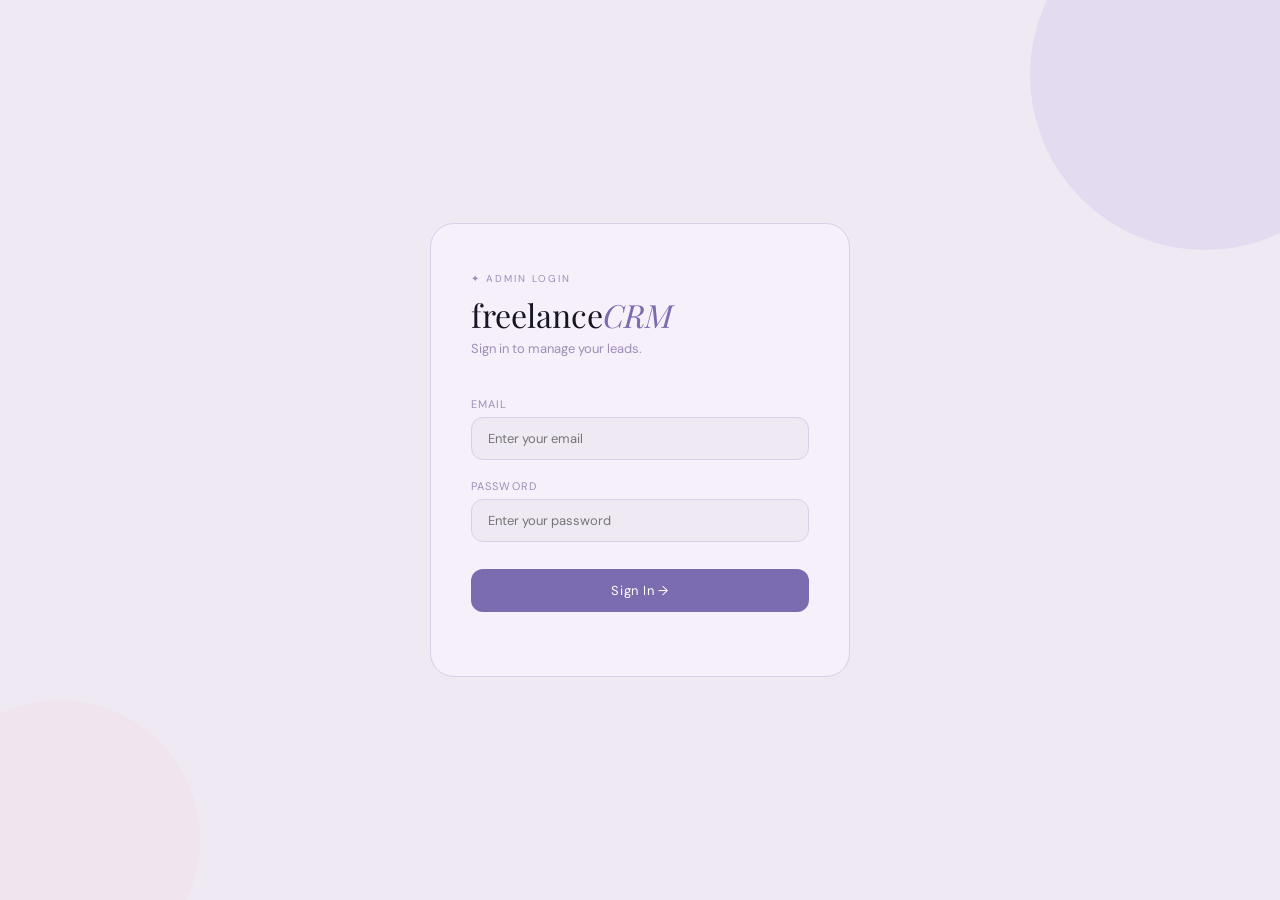
<file: frontend/index.html>
<!DOCTYPE html>
<html lang="en">
<head>
  <meta charset="UTF-8" />
  <meta name="viewport" content="width=device-width, initial-scale=1.0"/>
  <title>FreelanceCRM – Login</title>
  <link rel="stylesheet" href="css/style.css" />
</head>
<body>

  <div class="login-wrapper">
    <div class="login-blob1"></div>
    <div class="login-blob2"></div>

    <div class="login-card">
      <div class="login-tag">✦ admin login</div>
      <div class="login-title">freelance<em>CRM</em></div>
      <p class="login-sub">Sign in to manage your leads.</p>

      <div class="form-group">
        <label class="form-label">Email</label>
        <input class="form-input" type="email" id="email" placeholder="Enter your email" autocomplete="off"/>
      </div>

      <div class="form-group">
        <label class="form-label">Password</label>
        <input class="form-input" type="password" id="password" placeholder="Enter your password" autocomplete="off"/>
      </div>

      <button class="login-btn" onclick="login()">Sign In →</button>
      <p class="error-msg" id="error-msg"></p>
    </div>
  </div>

  <script src="js/auth.js"></script>
</body>
</html>
</file>
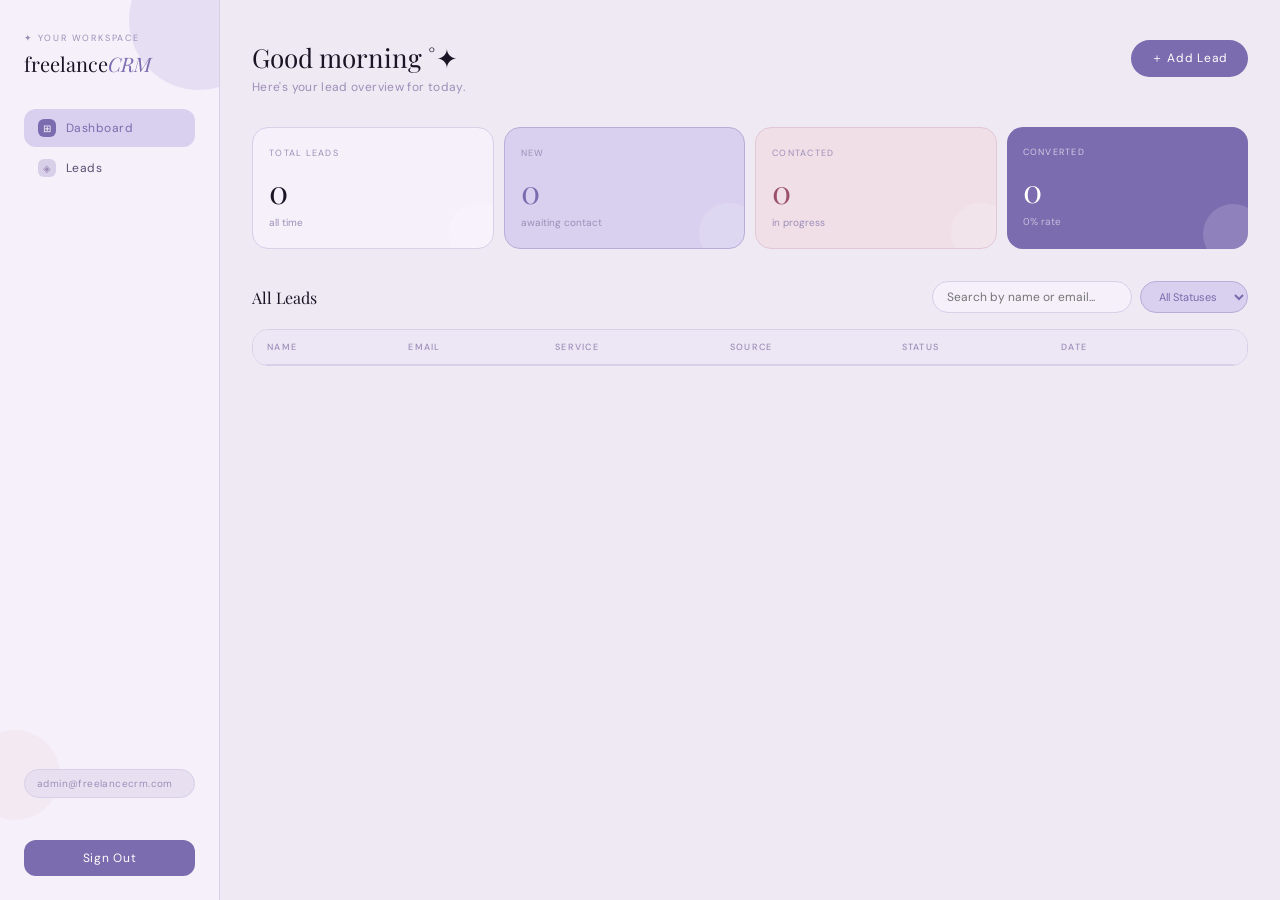
<file: frontend/dashboard.html>
<!DOCTYPE html>
<html lang="en">
<head>
  <meta charset="UTF-8" />
  <meta name="viewport" content="width=device-width, initial-scale=1.0"/>
  <title>FreelanceCRM – Dashboard</title>
  <link rel="stylesheet" href="css/style.css" />
</head>
<body>

  <div class="layout">

    <!-- Sidebar -->
    <div class="sidebar">
      <div class="sb-blob1"></div>
      <div class="sb-blob2"></div>
      <div class="sb-top">
        <div class="logo-tag">✦ your workspace</div>
        <div class="logo">freelance<em>CRM</em></div>
        <nav class="nav">
          <a href="dashboard.html" class="nav-item active">
            <div class="nav-icon">⊞</div>Dashboard
          </a>
          <a href="#leads" class="nav-item">
            <div class="nav-icon">◈</div>Leads
          </a>
        </nav>
      </div>
      <div class="sb-foot">
        <div class="admin-chip">admin@freelancecrm.com</div>
        <br/><br/>
        <button class="btn-primary" onclick="logout()" style="width:100%;border-radius:12px;">Sign Out</button>
      </div>
    </div>

    <!-- Main -->
    <div class="main">

      <!-- Topbar -->
      <div class="topbar">
        <div class="greeting">
          Good morning ˚✦
          <small>Here's your lead overview for today.</small>
        </div>
        <button class="btn-primary" onclick="toggleAddForm()">＋ Add Lead</button>
      </div>

      <!-- Analytics -->
      <div class="stats">
        <div class="stat s1">
          <div class="stat-blob"></div>
          <div class="stat-lbl">Total Leads</div>
          <div class="stat-val" id="total">0</div>
          <div class="stat-sub">all time</div>
        </div>
        <div class="stat s2">
          <div class="stat-blob"></div>
          <div class="stat-lbl">New</div>
          <div class="stat-val" id="newLeads">0</div>
          <div class="stat-sub">awaiting contact</div>
        </div>
        <div class="stat s3">
          <div class="stat-blob"></div>
          <div class="stat-lbl">Contacted</div>
          <div class="stat-val" id="contacted">0</div>
          <div class="stat-sub">in progress</div>
        </div>
        <div class="stat s4">
          <div class="stat-blob"></div>
          <div class="stat-lbl">Converted</div>
          <div class="stat-val" id="converted">0</div>
          <div class="stat-sub" id="conversionRate">0% rate</div>
        </div>
      </div>

      <!-- Add Lead Form (hidden by default) -->
      <div class="form-card" id="addForm" style="display:none;" autocomplete="off">
        <div class="section-title" style="margin-bottom:1rem;">New Lead</div>
        <div class="form-grid">
          <div class="form-group">
            <label class="form-label">Name</label>
            <input class="form-input" type="text" id="newName" placeholder="Jane Smith" autocomplete="off" />
          </div>
          <div class="form-group">
            <label class="form-label">Email</label>
            <input class="form-input" type="email" id="newEmail" placeholder="jane@example.com" autocomplete="off" />
          </div>
          <div class="form-group">
            <label class="form-label">Phone</label>
            <input class="form-input" type="text" id="newPhone" placeholder="+1 234 567 890" autocomplete="off" />
          </div>
          <div class="form-group">
            <label class="form-label">Service</label>
            <input class="form-input" type="text" id="newService" placeholder="Website Design" autocomplete="off" />
          </div>
          <div class="form-group">
            <label class="form-label">Source</label>
            <input class="form-input" type="text" id="newSource" placeholder="Contact Form" autocomplete="off" />
          </div>
        </div>
        <button class="btn-primary" onclick="addLead()">Add Lead →</button>
      </div>

      <!-- Leads Table -->
      <div id="leads">
        <div class="section-head">
          <div class="section-title">All Leads</div>
          <div class="controls">
            <input class="search-input" type="text" id="search" placeholder="Search by name or email..." oninput="fetchLeads()" autocomplete="off" />
            <select class="filter-select" id="statusFilter" onchange="fetchLeads()">
              <option value="">All Statuses</option>
              <option value="new">New</option>
              <option value="contacted">Contacted</option>
              <option value="converted">Converted</option>
            </select>
          </div>
        </div>

        <div class="table-wrap">
          <table>
            <thead>
              <tr>
                <th>Name</th>
                <th>Email</th>
                <th>Service</th>
                <th>Source</th>
                <th>Status</th>
                <th>Date</th>
                <th></th>
              </tr>
            </thead>
            <tbody id="leadsBody"></tbody>
          </table>
        </div>
      </div>

    </div>
  </div>

  <script src="js/dashboard.js"></script>
</body>
</html>
</file>
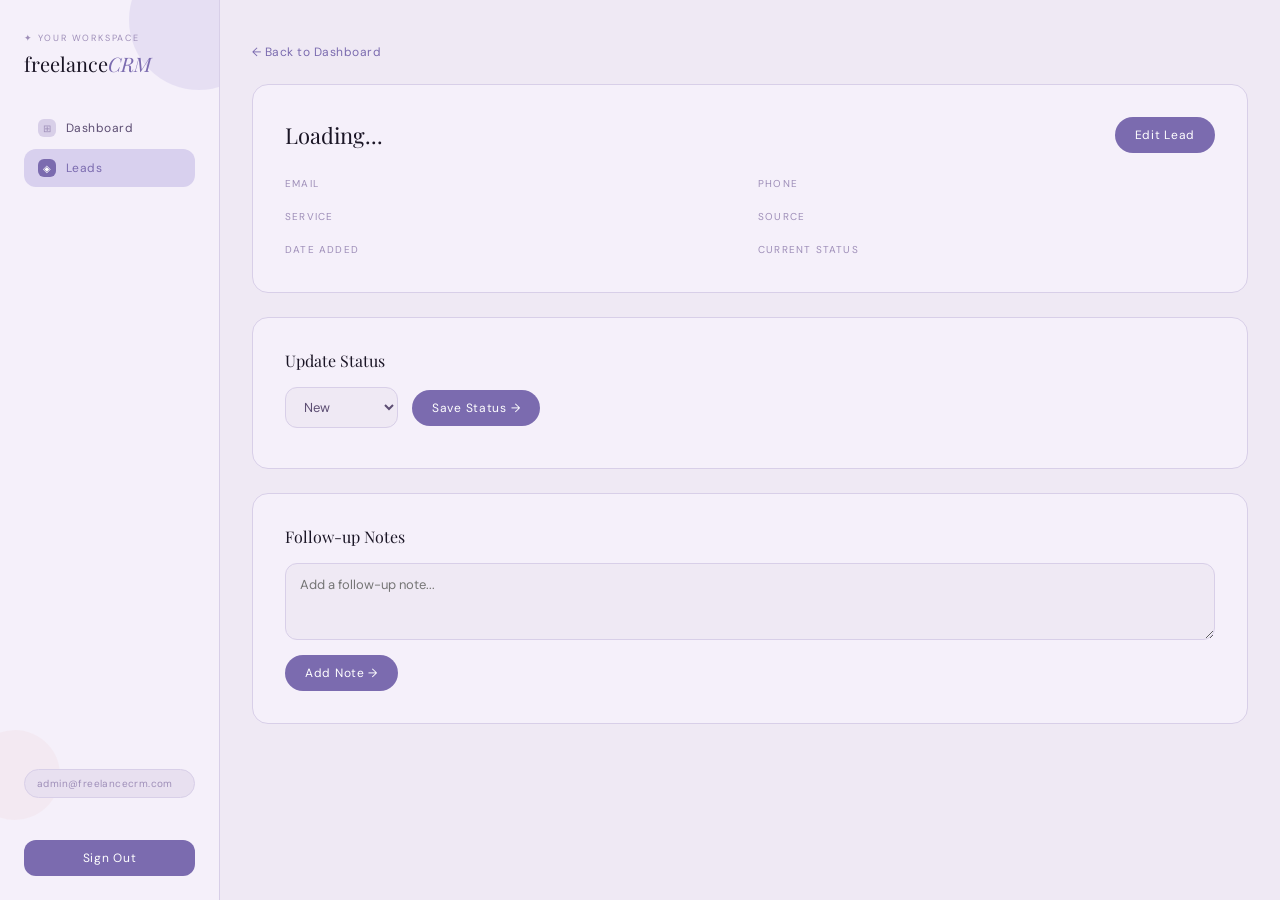
<file: frontend/lead-detail.html>
<!DOCTYPE html>
<html lang="en">
<head>
  <meta charset="UTF-8" />
  <meta name="viewport" content="width=device-width, initial-scale=1.0"/>
  <title>FreelanceCRM – Lead Detail</title>
  <link rel="stylesheet" href="css/style.css" />
</head>
<body>

  <div class="layout">

    <!-- Sidebar -->
    <div class="sidebar">
      <div class="sb-blob1"></div>
      <div class="sb-blob2"></div>
      <div class="sb-top">
        <div class="logo-tag">✦ your workspace</div>
        <div class="logo">freelance<em>CRM</em></div>
        <nav class="nav">
          <a href="dashboard.html" class="nav-item">
            <div class="nav-icon">⊞</div>Dashboard
          </a>
          <a href="dashboard.html#leads" class="nav-item active">
            <div class="nav-icon">◈</div>Leads
          </a>
        </nav>
      </div>
      <div class="sb-foot">
        <div class="admin-chip">admin@freelancecrm.com</div>
        <br/><br/>
        <button class="btn-primary" onclick="logout()" style="width:100%;border-radius:12px;">Sign Out</button>
      </div>
    </div>

    <!-- Main -->
    <div class="main">

      <a href="dashboard.html" class="back-link">← Back to Dashboard</a>

      <!-- Lead Info -->
      <div class="detail-card">
        <div style="display:flex;justify-content:space-between;align-items:center;margin-bottom:1.5rem;">
          <div class="detail-title" style="margin-bottom:0;" id="leadName">Loading...</div>
          <button class="btn-primary" onclick="toggleEdit()" id="editBtn">Edit Lead</button>
        </div>

        <!-- View Mode -->
        <div id="viewMode" class="detail-grid">
          <div class="detail-field"><label>Email</label><p id="leadEmail"></p></div>
          <div class="detail-field"><label>Phone</label><p id="leadPhone"></p></div>
          <div class="detail-field"><label>Service</label><p id="leadService"></p></div>
          <div class="detail-field"><label>Source</label><p id="leadSource"></p></div>
          <div class="detail-field"><label>Date Added</label><p id="leadDate"></p></div>
          <div class="detail-field"><label>Current Status</label><p id="leadStatusBadge"></p></div>
        </div>

        <!-- Edit Mode -->
        <div id="editMode" style="display:none;">
          <div class="form-grid">
            <div class="form-group">
              <label class="form-label">Name</label>
              <input class="form-input" type="text" id="editName" />
            </div>
            <div class="form-group">
              <label class="form-label">Email</label>
              <input class="form-input" type="email" id="editEmail" />
            </div>
            <div class="form-group">
              <label class="form-label">Phone</label>
              <input class="form-input" type="text" id="editPhone" />
            </div>
            <div class="form-group">
              <label class="form-label">Service</label>
              <input class="form-input" type="text" id="editService" />
            </div>
            <div class="form-group">
              <label class="form-label">Source</label>
              <input class="form-input" type="text" id="editSource" />
            </div>
          </div>
          <div style="display:flex;gap:10px;margin-top:0.5rem;">
            <button class="btn-primary" onclick="saveEdit()">Save Changes →</button>
            <button onclick="toggleEdit()" style="background:var(--bg2);border:1px solid var(--border);border-radius:24px;padding:10px 20px;font-size:12px;cursor:pointer;color:var(--text2);font-family:'DM Sans',sans-serif;">Cancel</button>
          </div>
          <p class="success-msg" id="editMsg"></p>
        </div>
      </div>

      <!-- Update Status -->
      <div class="detail-card">
        <div class="detail-title" style="font-size:16px;margin-bottom:1rem;">Update Status</div>
        <select class="status-select" id="statusSelect">
          <option value="new">New</option>
          <option value="contacted">Contacted</option>
          <option value="converted">Converted</option>
        </select>
        <button class="btn-primary" onclick="updateStatus()">Save Status →</button>
        <p class="success-msg" id="statusMsg"></p>
      </div>

      <!-- Notes -->
      <div class="detail-card">
        <div class="detail-title" style="font-size:16px;margin-bottom:1rem;">Follow-up Notes</div>
        <div class="notes-list" id="notesList"></div>
        <textarea class="note-textarea" id="newNote" rows="3" placeholder="Add a follow-up note..."></textarea>
        <button class="btn-primary" onclick="addNote()">Add Note →</button>
      </div>

    </div>
  </div>

  <script src="js/lead-detail.js"></script>
</body>
</html>
</file>
<file: frontend/css/style.css>
@import url('https://fonts.googleapis.com/css2?family=Playfair+Display:ital,wght@0,400;0,500;1,400&family=DM+Sans:wght@300;400;500&display=swap');

* {
  box-sizing: border-box;
  margin: 0;
  padding: 0;
}

:root {
  --bg: #EFE9F4;
  --bg2: #E8E0F0;
  --card: #F5F0FA;
  --card2: #EDE6F5;
  --blush: #F0DFE7;
  --blush2: #E2C8D4;
  --lav: #D8D0EE;
  --lav2: #B8AED8;
  --lav3: #7B6BAF;
  --mauve: #C4A8C8;
  --text: #1A1525;
  --text2: #5C4D72;
  --text3: #9E8EB8;
  --border: #D8CFE8;
}

body {
  background: var(--bg);
  font-family: 'DM Sans', sans-serif;
  color: var(--text);
  min-height: 100vh;
}

/* ─── LOGIN PAGE ─── */
.login-wrapper {
  min-height: 100vh;
  display: flex;
  align-items: center;
  justify-content: center;
  background: var(--bg);
  position: relative;
  overflow: hidden;
}

.login-blob1 {
  position: absolute;
  top: -100px; right: -100px;
  width: 350px; height: 350px;
  border-radius: 50%;
  background: var(--lav);
  opacity: 0.5;
}

.login-blob2 {
  position: absolute;
  bottom: -80px; left: -80px;
  width: 280px; height: 280px;
  border-radius: 50%;
  background: var(--blush);
  opacity: 0.4;
}

.login-card {
  background: var(--card);
  border: 1px solid var(--border);
  border-radius: 24px;
  padding: 3rem 2.5rem;
  width: 100%;
  max-width: 420px;
  position: relative;
  z-index: 1;
}

.login-tag {
  font-size: 10px;
  letter-spacing: 0.2em;
  text-transform: uppercase;
  color: var(--text3);
  margin-bottom: 8px;
}

.login-title {
  font-family: 'Playfair Display', serif;
  font-size: 32px;
  color: var(--text);
  margin-bottom: 4px;
}

.login-title em {
  color: var(--lav3);
  font-style: italic;
}

.login-sub {
  font-size: 13px;
  color: var(--text3);
  margin-bottom: 2.5rem;
}

.form-group {
  margin-bottom: 1.2rem;
}

.form-label {
  display: block;
  font-size: 11px;
  letter-spacing: 0.1em;
  text-transform: uppercase;
  color: var(--text3);
  margin-bottom: 6px;
}

.form-input {
  width: 100%;
  background: var(--bg);
  border: 1px solid var(--border);
  border-radius: 12px;
  padding: 12px 16px;
  font-size: 13px;
  color: var(--text);
  font-family: 'DM Sans', sans-serif;
  outline: none;
  transition: border-color 0.2s;
}

.form-input:focus {
  border-color: var(--lav3);
}

.login-btn {
  width: 100%;
  background: var(--lav3);
  color: #fff;
  border: none;
  border-radius: 12px;
  padding: 13px;
  font-size: 13px;
  font-family: 'DM Sans', sans-serif;
  letter-spacing: 0.06em;
  cursor: pointer;
  margin-top: 0.5rem;
  transition: opacity 0.2s;
}

.login-btn:hover { opacity: 0.88; }

.error-msg {
  font-size: 12px;
  color: #9A5068;
  margin-top: 1rem;
  text-align: center;
}

/* ─── LAYOUT ─── */
.layout {
  display: flex;
  min-height: 100vh;
}

/* ─── SIDEBAR ─── */
.sidebar {
  width: 220px;
  flex-shrink: 0;
  background: var(--card);
  border-right: 1px solid var(--border);
  display: flex;
  flex-direction: column;
  position: relative;
  overflow: hidden;
}

.sb-blob1 {
  position: absolute;
  top: -50px; right: -50px;
  width: 140px; height: 140px;
  border-radius: 50%;
  background: var(--lav);
  opacity: 0.5;
}

.sb-blob2 {
  position: absolute;
  bottom: 80px; left: -30px;
  width: 90px; height: 90px;
  border-radius: 50%;
  background: var(--blush);
  opacity: 0.4;
}

.sb-top {
  padding: 2rem 1.5rem;
  position: relative;
  z-index: 1;
}

.logo-tag {
  font-size: 9px;
  letter-spacing: 0.2em;
  text-transform: uppercase;
  color: var(--text3);
  margin-bottom: 6px;
}

.logo {
  font-family: 'Playfair Display', serif;
  font-size: 20px;
  color: var(--text);
  margin-bottom: 2rem;
}

.logo em {
  color: var(--lav3);
  font-style: italic;
}

.nav {
  display: flex;
  flex-direction: column;
  gap: 2px;
}

.nav-item {
  padding: 10px 14px;
  border-radius: 12px;
  font-size: 12px;
  color: var(--text2);
  cursor: pointer;
  letter-spacing: 0.04em;
  display: flex;
  align-items: center;
  gap: 10px;
  text-decoration: none;
  transition: background 0.2s;
}

.nav-item:hover { background: var(--bg2); }
.nav-item.active { background: var(--lav); color: var(--lav3); }

.nav-icon {
  width: 18px; height: 18px;
  border-radius: 6px;
  display: flex; align-items: center; justify-content: center;
  font-size: 10px;
  background: var(--border);
  color: var(--text3);
}

.nav-item.active .nav-icon {
  background: var(--lav3);
  color: #fff;
}

.sb-foot {
  padding: 1.5rem;
  margin-top: auto;
  position: relative;
  z-index: 1;
}

.admin-chip {
  background: var(--bg2);
  border: 1px solid var(--border);
  border-radius: 20px;
  padding: 7px 12px;
  font-size: 10px;
  color: var(--text3);
  letter-spacing: 0.04em;
}

/* ─── MAIN CONTENT ─── */
.main {
  flex: 1;
  padding: 2.5rem 2rem;
  overflow-y: auto;
}

.topbar {
  display: flex;
  justify-content: space-between;
  align-items: flex-start;
  margin-bottom: 2rem;
}

.greeting {
  font-family: 'Playfair Display', serif;
  font-size: 26px;
  color: var(--text);
  font-weight: 400;
}

.greeting em { color: var(--lav3); font-style: italic; }

.greeting small {
  display: block;
  font-size: 12px;
  color: var(--text3);
  margin-top: 4px;
  font-family: 'DM Sans', sans-serif;
  letter-spacing: 0.03em;
}

.btn-primary {
  background: var(--lav3);
  color: #fff;
  border: none;
  border-radius: 24px;
  padding: 10px 20px;
  font-size: 12px;
  cursor: pointer;
  letter-spacing: 0.06em;
  font-family: 'DM Sans', sans-serif;
  transition: opacity 0.2s;
}

.btn-primary:hover { opacity: 0.88; }

/* ─── STATS ─── */
.stats {
  display: grid;
  grid-template-columns: repeat(4, 1fr);
  gap: 10px;
  margin-bottom: 2rem;
}

.stat {
  border-radius: 16px;
  padding: 1.2rem 1rem;
  position: relative;
  overflow: hidden;
}

.stat.s1 { background: var(--card); border: 1px solid var(--border); }
.stat.s2 { background: var(--lav); border: 1px solid var(--lav2); }
.stat.s3 { background: var(--blush); border: 1px solid var(--blush2); }
.stat.s4 { background: var(--lav3); border: none; }

.stat-blob {
  position: absolute;
  bottom: -15px; right: -15px;
  width: 60px; height: 60px;
  border-radius: 50%;
  background: rgba(255,255,255,0.15);
}

.stat-lbl {
  font-size: 9px;
  text-transform: uppercase;
  letter-spacing: 0.14em;
  color: var(--text3);
  font-family: 'DM Sans', sans-serif;
  margin-bottom: 10px;
}

.stat.s4 .stat-lbl { color: rgba(255,255,255,0.65); }

.stat-val {
  font-family: 'Playfair Display', serif;
  font-size: 32px;
  color: var(--text);
}

.stat.s2 .stat-val { color: var(--lav3); }
.stat.s3 .stat-val { color: #9A5068; }
.stat.s4 .stat-val { color: #fff; }

.stat-sub {
  font-size: 10px;
  color: var(--text3);
  margin-top: 4px;
}

.stat.s4 .stat-sub { color: rgba(255,255,255,0.55); }

/* ─── SECTION HEADER ─── */
.section-head {
  display: flex;
  justify-content: space-between;
  align-items: center;
  margin-bottom: 1rem;
}

.section-title {
  font-family: 'Playfair Display', serif;
  font-size: 16px;
  color: var(--text);
}

.controls { display: flex; gap: 8px; }

.search-input {
  background: var(--card);
  border: 1px solid var(--border);
  border-radius: 20px;
  padding: 7px 14px;
  font-size: 12px;
  color: var(--text2);
  width: 200px;
  font-family: 'DM Sans', sans-serif;
  outline: none;
}

.filter-select {
  background: var(--lav);
  border: 1px solid var(--lav2);
  border-radius: 20px;
  padding: 7px 14px;
  font-size: 11px;
  color: var(--lav3);
  font-family: 'DM Sans', sans-serif;
  cursor: pointer;
  outline: none;
}

/* ─── TABLE ─── */
.table-wrap {
  background: var(--card);
  border: 1px solid var(--border);
  border-radius: 16px;
  overflow: hidden;
  margin-bottom: 2rem;
}

table { width: 100%; border-collapse: collapse; }

thead { background: var(--card2); }

th {
  padding: 11px 14px;
  font-size: 9px;
  color: var(--text3);
  font-weight: 500;
  text-align: left;
  letter-spacing: 0.14em;
  text-transform: uppercase;
  font-family: 'DM Sans', sans-serif;
  border-bottom: 1px solid var(--border);
}

td {
  padding: 13px 14px;
  font-size: 12px;
  color: var(--text2);
  border-bottom: 1px solid var(--border);
  font-family: 'DM Sans', sans-serif;
}

tr:last-child td { border-bottom: none; }
tr:hover td { background: var(--bg2); }

.avatar {
  width: 32px; height: 32px;
  border-radius: 50%;
  display: inline-flex;
  align-items: center; justify-content: center;
  font-size: 10px; font-weight: 500;
  margin-right: 8px;
  vertical-align: middle;
  font-family: 'DM Sans', sans-serif;
}

.name-cell { display: flex; align-items: center; }

.badge {
  display: inline-block;
  padding: 4px 12px;
  border-radius: 20px;
  font-size: 10px;
  font-family: 'DM Sans', sans-serif;
  letter-spacing: 0.06em;
}

.badge.new { background: var(--lav); color: var(--lav3); }
.badge.contacted { background: var(--blush); color: #9A5068; }
.badge.converted { background: #DFF0DF; color: #4A7A4A; }

.view-link {
  font-size: 11px;
  color: var(--lav3);
  text-decoration: none;
  letter-spacing: 0.04em;
}

.view-link:hover { text-decoration: underline; }

/* ─── ADD LEAD FORM ─── */
.form-card {
  background: var(--card);
  border: 1px solid var(--border);
  border-radius: 16px;
  padding: 1.5rem;
  margin-bottom: 2rem;
}

.form-grid {
  display: grid;
  grid-template-columns: repeat(3, 1fr);
  gap: 12px;
  margin-bottom: 1rem;
}

/* ─── LEAD DETAIL ─── */
.back-link {
  display: inline-flex;
  align-items: center;
  gap: 6px;
  font-size: 12px;
  color: var(--lav3);
  text-decoration: none;
  letter-spacing: 0.04em;
  margin-bottom: 1.5rem;
}

.detail-card {
  background: var(--card);
  border: 1px solid var(--border);
  border-radius: 16px;
  padding: 2rem;
  margin-bottom: 1.5rem;
}

.detail-title {
  font-family: 'Playfair Display', serif;
  font-size: 22px;
  color: var(--text);
  margin-bottom: 1.5rem;
}

.detail-grid {
  display: grid;
  grid-template-columns: repeat(2, 1fr);
  gap: 1rem;
}

.detail-field label {
  display: block;
  font-size: 10px;
  letter-spacing: 0.12em;
  text-transform: uppercase;
  color: var(--text3);
  margin-bottom: 4px;
}

.detail-field p {
  font-size: 13px;
  color: var(--text2);
}

.status-select {
  background: var(--bg);
  border: 1px solid var(--border);
  border-radius: 12px;
  padding: 10px 14px;
  font-size: 13px;
  color: var(--text2);
  font-family: 'DM Sans', sans-serif;
  outline: none;
  margin-right: 10px;
}

.success-msg {
  font-size: 12px;
  color: #4A7A4A;
  margin-top: 8px;
}

.notes-list { margin-bottom: 1rem; }

.note-item {
  background: var(--bg2);
  border: 1px solid var(--border);
  border-radius: 12px;
  padding: 12px 14px;
  margin-bottom: 8px;
}

.note-text { font-size: 13px; color: var(--text2); margin-bottom: 4px; }
.note-date { font-size: 10px; color: var(--text3); letter-spacing: 0.04em; }

.note-textarea {
  width: 100%;
  background: var(--bg);
  border: 1px solid var(--border);
  border-radius: 12px;
  padding: 12px 14px;
  font-size: 13px;
  color: var(--text);
  font-family: 'DM Sans', sans-serif;
  outline: none;
  resize: vertical;
  margin-bottom: 10px;
}

.note-textarea:focus { border-color: var(--lav3); }
</file>
